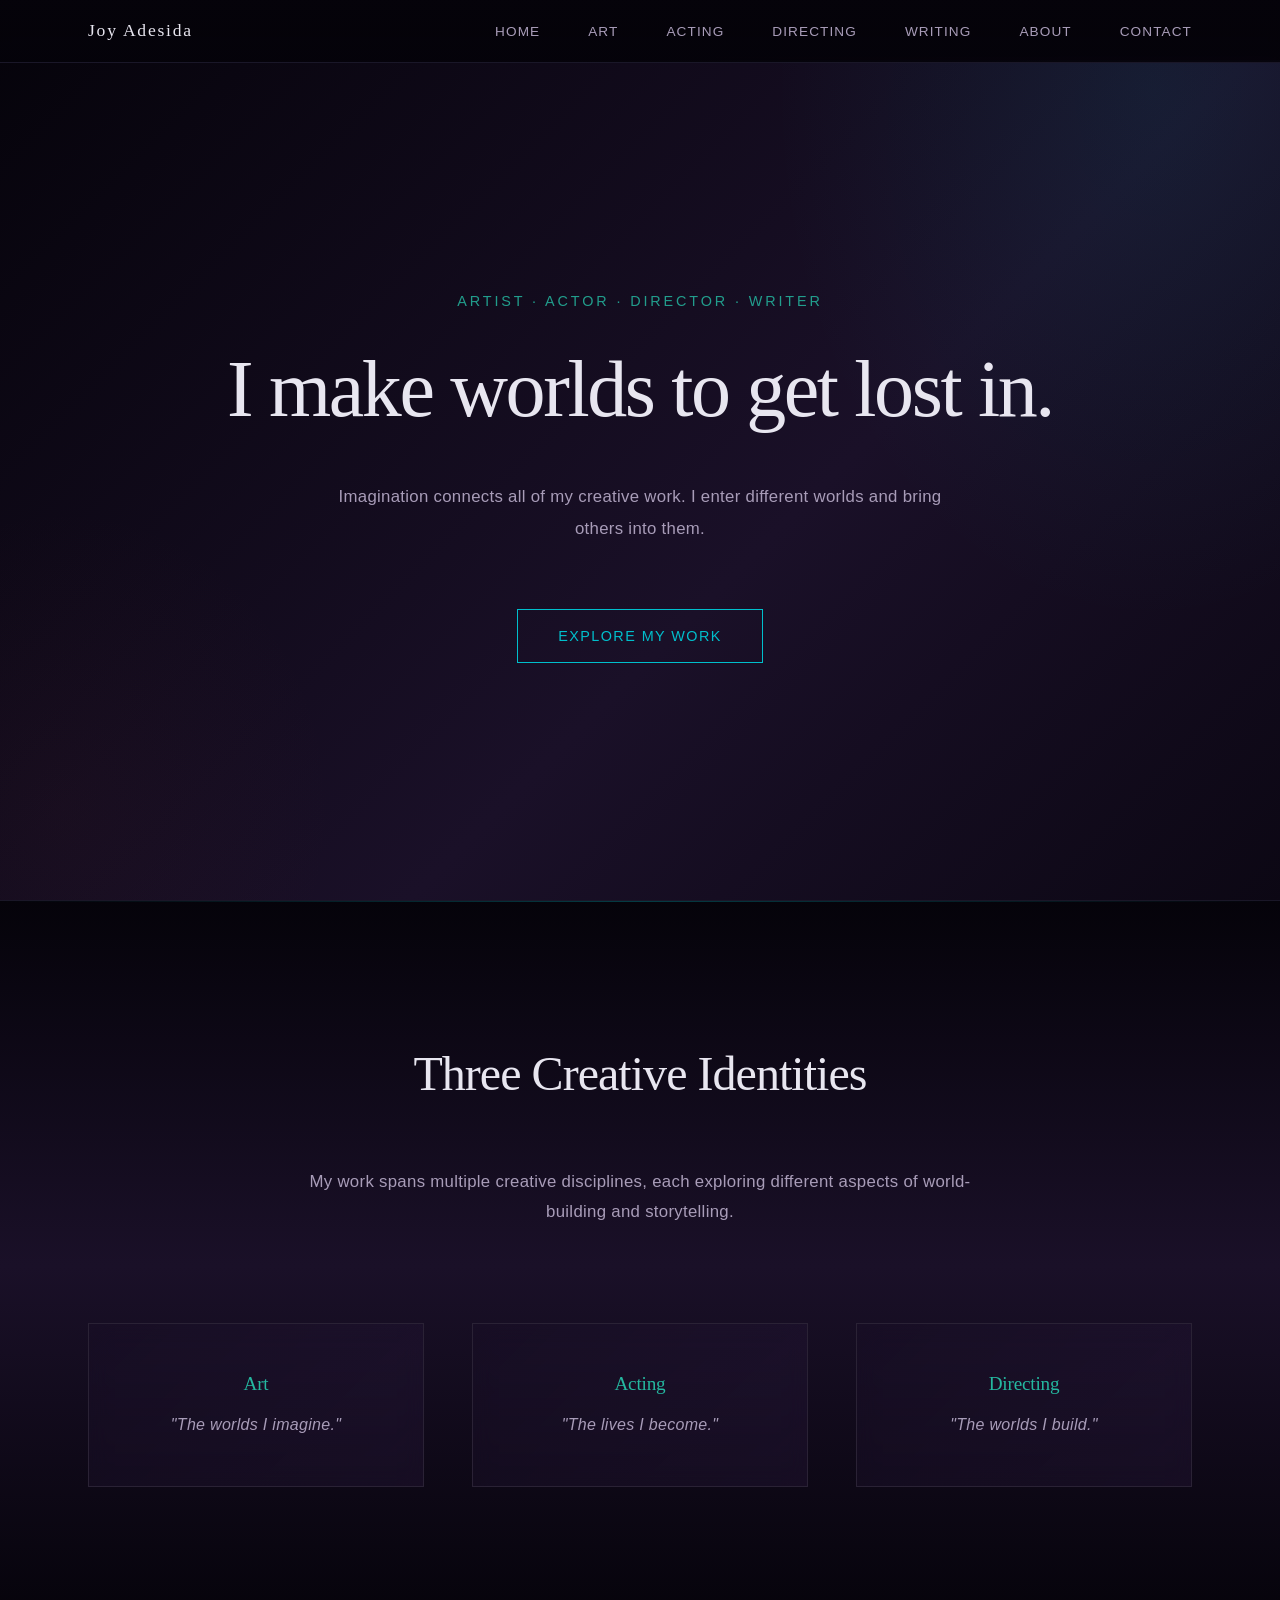
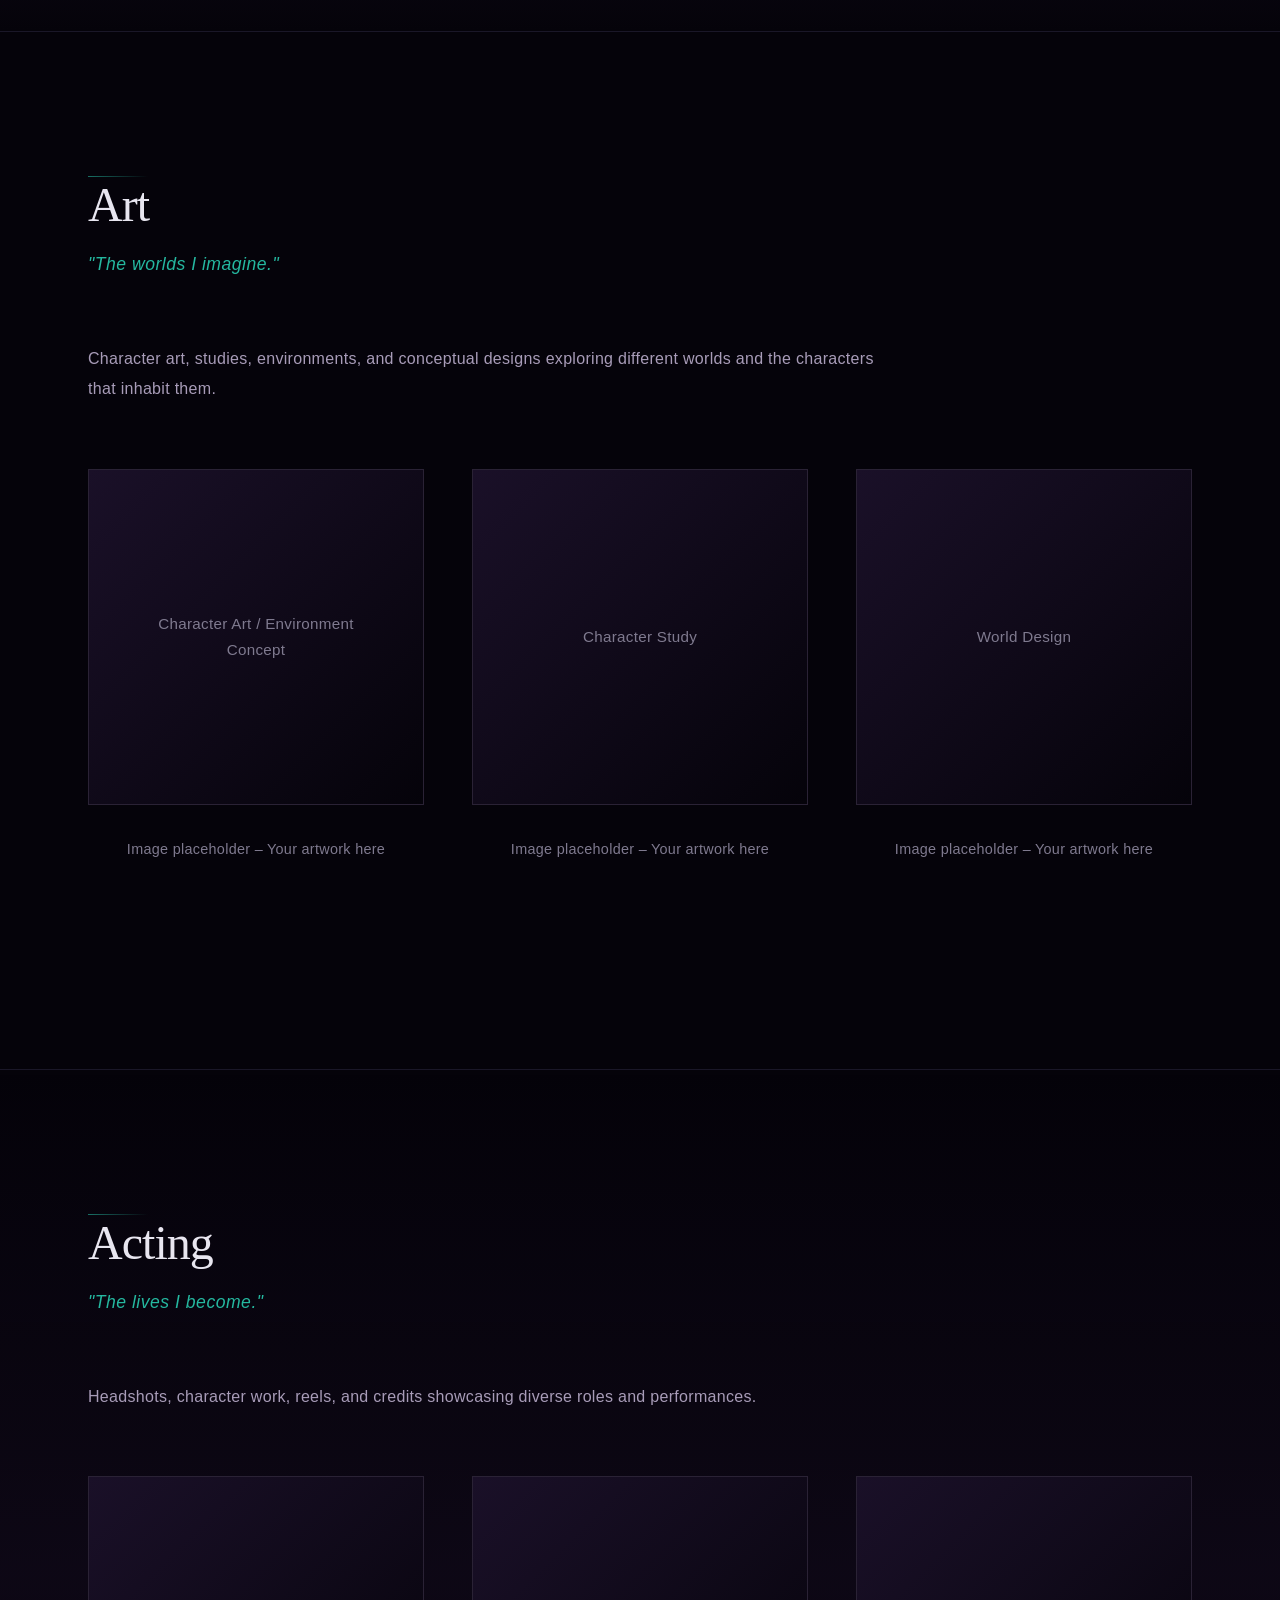
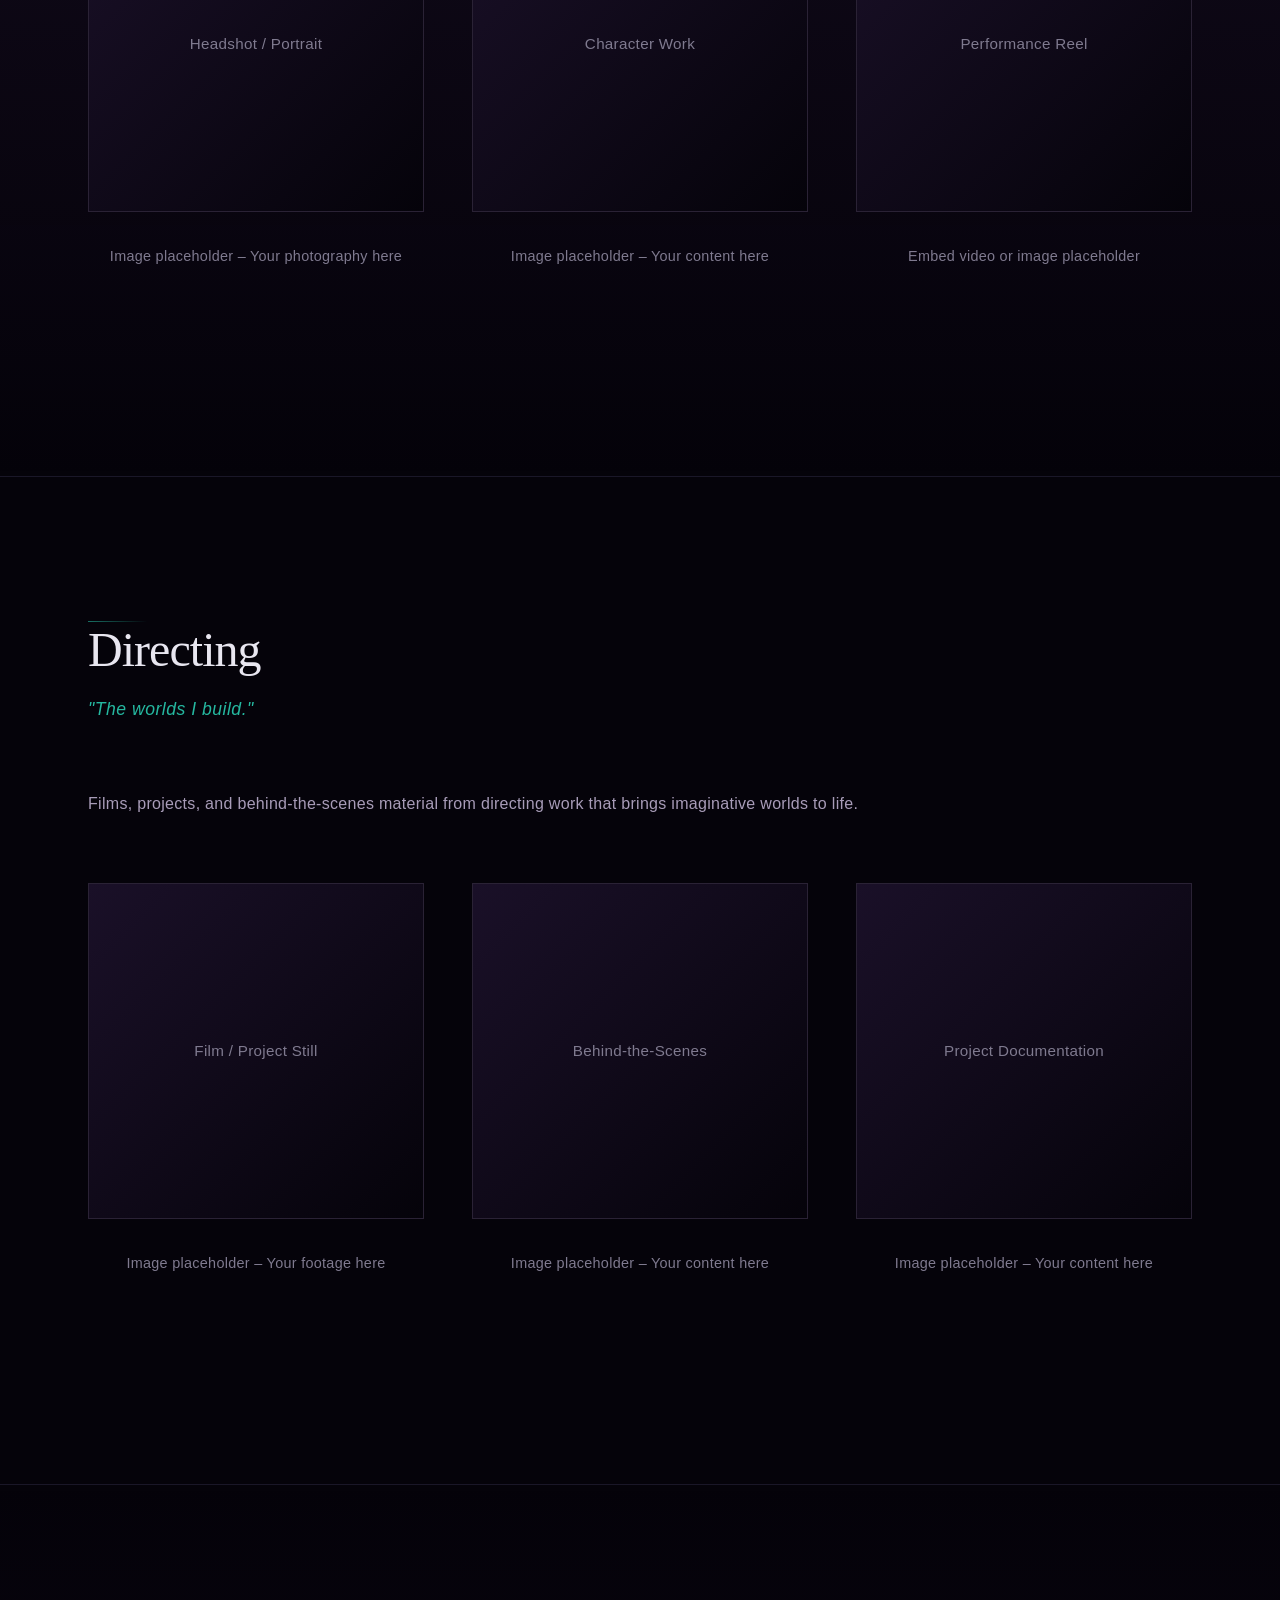
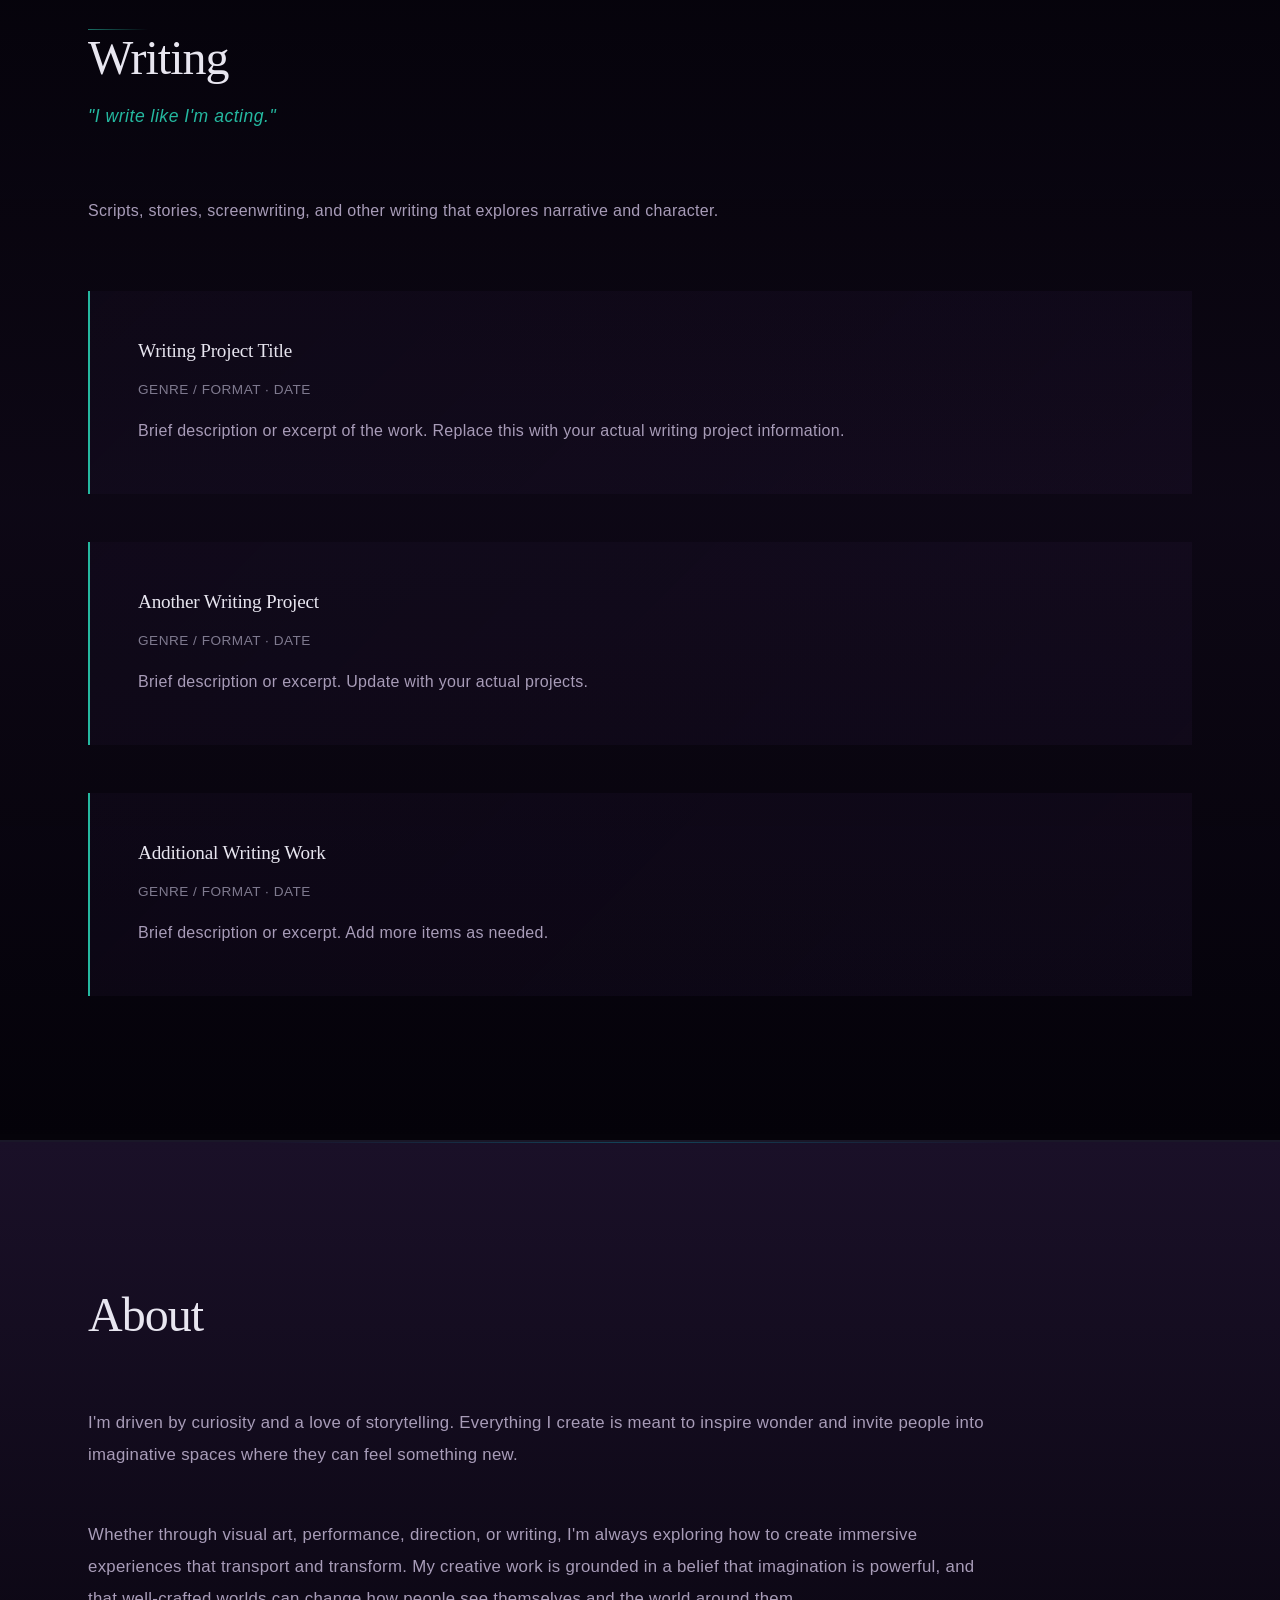
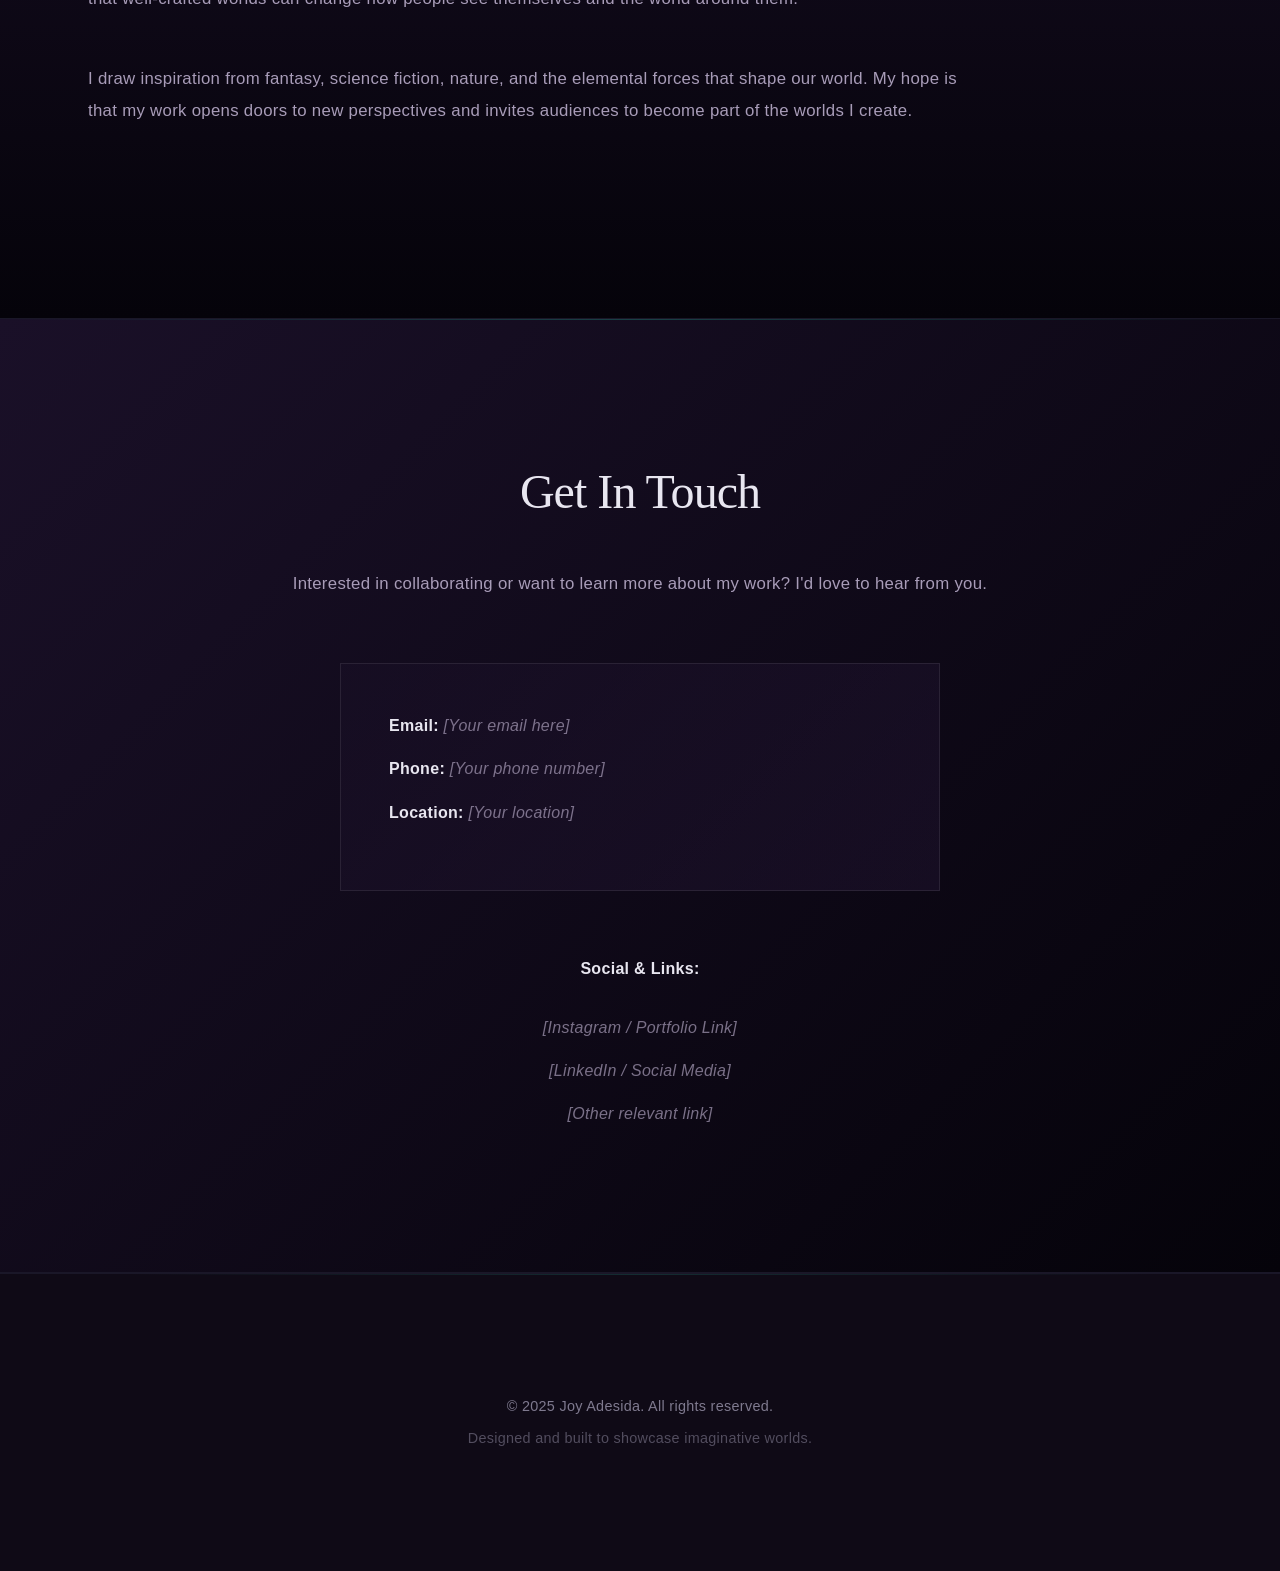
<file: index.html>
<!DOCTYPE html>
<html lang="en">
<head>
    <meta charset="UTF-8">
    <meta name="viewport" content="width=device-width, initial-scale=1.0">
    <meta name="description" content="Personal portfolio of an artist, actor, director, and writer creating immersive worlds.">
    <title>Joy Adesida – Artist, Actor, Director, Writer</title>
    <link rel="stylesheet" href="style.css">
</head>
<body>
    <!-- Navigation -->
    <nav class="navbar" id="navbar">
        <div class="nav-container">
            <a href="#home" class="nav-logo">Joy Adesida</a>
            <button class="nav-toggle" id="navToggle" aria-label="Toggle navigation menu">
                <span></span>
                <span></span>
                <span></span>
            </button>
            <ul class="nav-menu" id="navMenu">
                <li><a href="#home" class="nav-link">Home</a></li>
                <li><a href="#art" class="nav-link">Art</a></li>
                <li><a href="#acting" class="nav-link">Acting</a></li>
                <li><a href="#directing" class="nav-link">Directing</a></li>
                <li><a href="#writing" class="nav-link">Writing</a></li>
                <li><a href="#about" class="nav-link">About</a></li>
                <li><a href="#contact" class="nav-link">Contact</a></li>
            </ul>
        </div>
    </nav>

    <!-- Main Content -->
    <main>
        <!-- Hero Section -->
        <section id="home" class="hero">
            <div class="hero-bg-animated"></div>
            <div class="hero-content">
                <div class="hero-text">
                    <p class="hero-subtitle">Artist · Actor · Director · Writer</p>
                    <h1 class="hero-title">I make worlds to get lost in.</h1>
                    <p class="hero-description">
                        Imagination connects all of my creative work. I enter different worlds 
                        and bring others into them.
                    </p>
                    <a href="#art" class="cta-button">Explore My Work</a>
                </div>
            </div>
        </section>

        <!-- Creative Introduction -->
        <section id="intro" class="intro-section">
            <div class="container">
                <h2>Three Creative Identities</h2>
                <p class="intro-text">
                    My work spans multiple creative disciplines, each exploring different aspects 
                    of world-building and storytelling.
                </p>
                <div class="identities-grid">
                    <div class="identity-card">
                        <h3>Art</h3>
                        <p>"The worlds I imagine."</p>
                    </div>
                    <div class="identity-card">
                        <h3>Acting</h3>
                        <p>"The lives I become."</p>
                    </div>
                    <div class="identity-card">
                        <h3>Directing</h3>
                        <p>"The worlds I build."</p>
                    </div>
                </div>
            </div>
        </section>

        <!-- Art Section -->
        <section id="art" class="portfolio-section">
            <div class="container">
                <div class="section-header">
                    <h2>Art</h2>
                    <p class="section-tagline">"The worlds I imagine."</p>
                </div>
                <p class="section-intro">
                    Character art, studies, environments, and conceptual designs exploring different 
                    worlds and the characters that inhabit them.
                </p>
                <div class="gallery-grid">
                    <div class="gallery-item">
                        <div class="gallery-placeholder">
                            <span>Character Art / Environment Concept</span>
                        </div>
                        <p class="gallery-caption">Image placeholder – Your artwork here</p>
                    </div>
                    <div class="gallery-item">
                        <div class="gallery-placeholder">
                            <span>Character Study</span>
                        </div>
                        <p class="gallery-caption">Image placeholder – Your artwork here</p>
                    </div>
                    <div class="gallery-item">
                        <div class="gallery-placeholder">
                            <span>World Design</span>
                        </div>
                        <p class="gallery-caption">Image placeholder – Your artwork here</p>
                    </div>
                </div>
            </div>
        </section>

        <!-- Acting Section -->
        <section id="acting" class="portfolio-section">
            <div class="container">
                <div class="section-header">
                    <h2>Acting</h2>
                    <p class="section-tagline">"The lives I become."</p>
                </div>
                <p class="section-intro">
                    Headshots, character work, reels, and credits showcasing diverse roles and performances.
                </p>
                <div class="gallery-grid">
                    <div class="gallery-item">
                        <div class="gallery-placeholder">
                            <span>Headshot / Portrait</span>
                        </div>
                        <p class="gallery-caption">Image placeholder – Your photography here</p>
                    </div>
                    <div class="gallery-item">
                        <div class="gallery-placeholder">
                            <span>Character Work</span>
                        </div>
                        <p class="gallery-caption">Image placeholder – Your content here</p>
                    </div>
                    <div class="gallery-item">
                        <div class="gallery-placeholder">
                            <span>Performance Reel</span>
                        </div>
                        <p class="gallery-caption">Embed video or image placeholder</p>
                    </div>
                </div>
            </div>
        </section>

        <!-- Directing Section -->
        <section id="directing" class="portfolio-section">
            <div class="container">
                <div class="section-header">
                    <h2>Directing</h2>
                    <p class="section-tagline">"The worlds I build."</p>
                </div>
                <p class="section-intro">
                    Films, projects, and behind-the-scenes material from directing work that brings 
                    imaginative worlds to life.
                </p>
                <div class="gallery-grid">
                    <div class="gallery-item">
                        <div class="gallery-placeholder">
                            <span>Film / Project Still</span>
                        </div>
                        <p class="gallery-caption">Image placeholder – Your footage here</p>
                    </div>
                    <div class="gallery-item">
                        <div class="gallery-placeholder">
                            <span>Behind-the-Scenes</span>
                        </div>
                        <p class="gallery-caption">Image placeholder – Your content here</p>
                    </div>
                    <div class="gallery-item">
                        <div class="gallery-placeholder">
                            <span>Project Documentation</span>
                        </div>
                        <p class="gallery-caption">Image placeholder – Your content here</p>
                    </div>
                </div>
            </div>
        </section>

        <!-- Writing Section -->
        <section id="writing" class="portfolio-section">
            <div class="container">
                <div class="section-header">
                    <h2>Writing</h2>
                    <p class="section-tagline">"I write like I'm acting."</p>
                </div>
                <p class="section-intro">
                    Scripts, stories, screenwriting, and other writing that explores narrative and character.
                </p>
                <div class="writing-list">
                    <div class="writing-item">
                        <h3>Writing Project Title</h3>
                        <p class="writing-meta">Genre / Format · Date</p>
                        <p class="writing-description">Brief description or excerpt of the work. Replace this with your actual writing project information.</p>
                    </div>
                    <div class="writing-item">
                        <h3>Another Writing Project</h3>
                        <p class="writing-meta">Genre / Format · Date</p>
                        <p class="writing-description">Brief description or excerpt. Update with your actual projects.</p>
                    </div>
                    <div class="writing-item">
                        <h3>Additional Writing Work</h3>
                        <p class="writing-meta">Genre / Format · Date</p>
                        <p class="writing-description">Brief description or excerpt. Add more items as needed.</p>
                    </div>
                </div>
            </div>
        </section>

        <!-- About Section -->
        <section id="about" class="about-section">
            <div class="container">
                <h2>About</h2>
                <div class="about-content">
                    <div class="about-text">
                        <p>
                            I'm driven by curiosity and a love of storytelling. Everything I create 
                            is meant to inspire wonder and invite people into imaginative spaces where 
                            they can feel something new.
                        </p>
                        <p>
                            Whether through visual art, performance, direction, or writing, I'm always 
                            exploring how to create immersive experiences that transport and transform. 
                            My creative work is grounded in a belief that imagination is powerful, and 
                            that well-crafted worlds can change how people see themselves and the world 
                            around them.
                        </p>
                        <p>
                            I draw inspiration from fantasy, science fiction, nature, and the 
                            elemental forces that shape our world. My hope is that my work opens doors 
                            to new perspectives and invites audiences to become part of the worlds I create.
                        </p>
                    </div>
                </div>
            </div>
        </section>

        <!-- Contact Section -->
        <section id="contact" class="contact-section">
            <div class="container">
                <h2>Get In Touch</h2>
                <p class="contact-intro">
                    Interested in collaborating or want to learn more about my work? 
                    I'd love to hear from you.
                </p>
                <div class="contact-info">
                    <p><strong>Email:</strong> <span class="placeholder">[Your email here]</span></p>
                    <p><strong>Phone:</strong> <span class="placeholder">[Your phone number]</span></p>
                    <p><strong>Location:</strong> <span class="placeholder">[Your location]</span></p>
                </div>
                <div class="social-links">
                    <p><strong>Social & Links:</strong></p>
                    <ul>
                        <li><a href="#" class="placeholder-link">[Instagram / Portfolio Link]</a></li>
                        <li><a href="#" class="placeholder-link">[LinkedIn / Social Media]</a></li>
                        <li><a href="#" class="placeholder-link">[Other relevant link]</a></li>
                    </ul>
                </div>
            </div>
        </section>
    </main>

    <!-- Footer -->
    <footer class="footer">
        <div class="container">
            <p>&copy; 2025 Joy Adesida. All rights reserved.</p>
            <p class="footer-note">Designed and built to showcase imaginative worlds.</p>
        </div>
    </footer>

    <script src="script.js"></script>
</body>
</html>
</file>
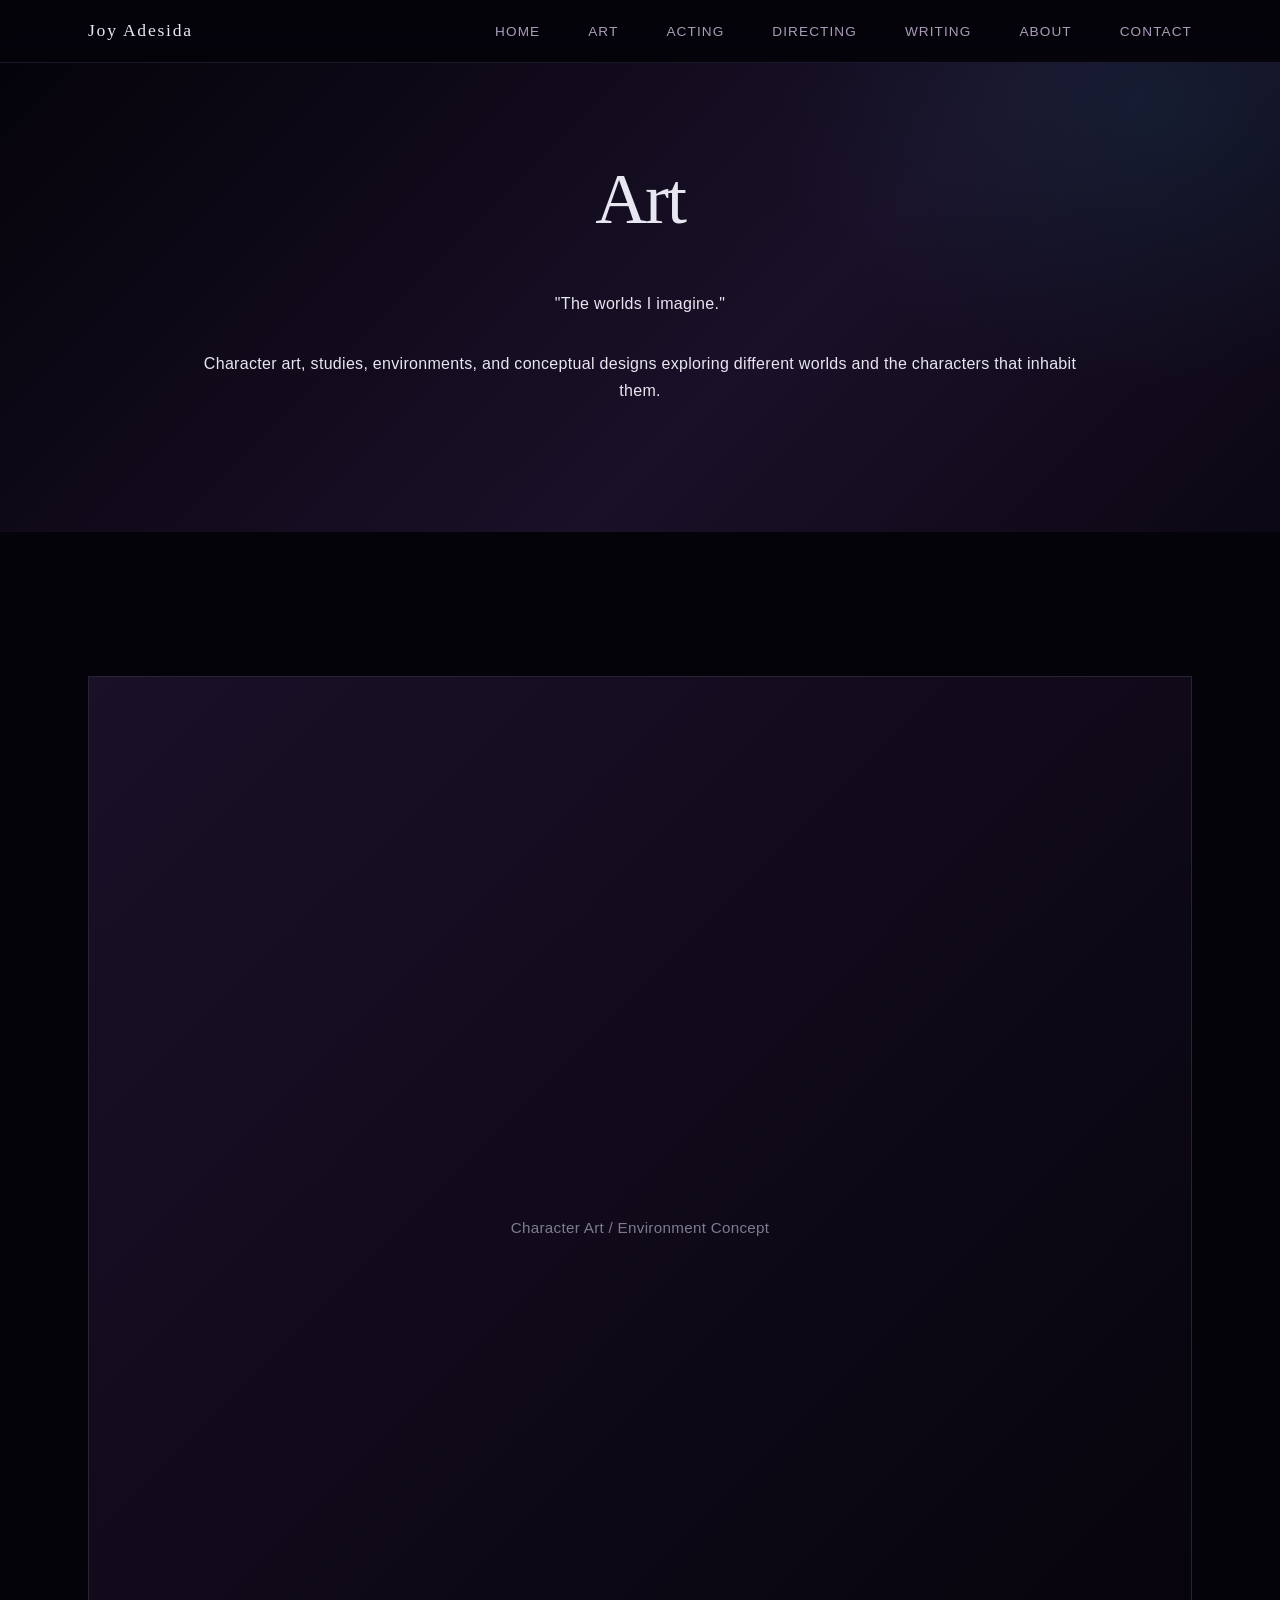
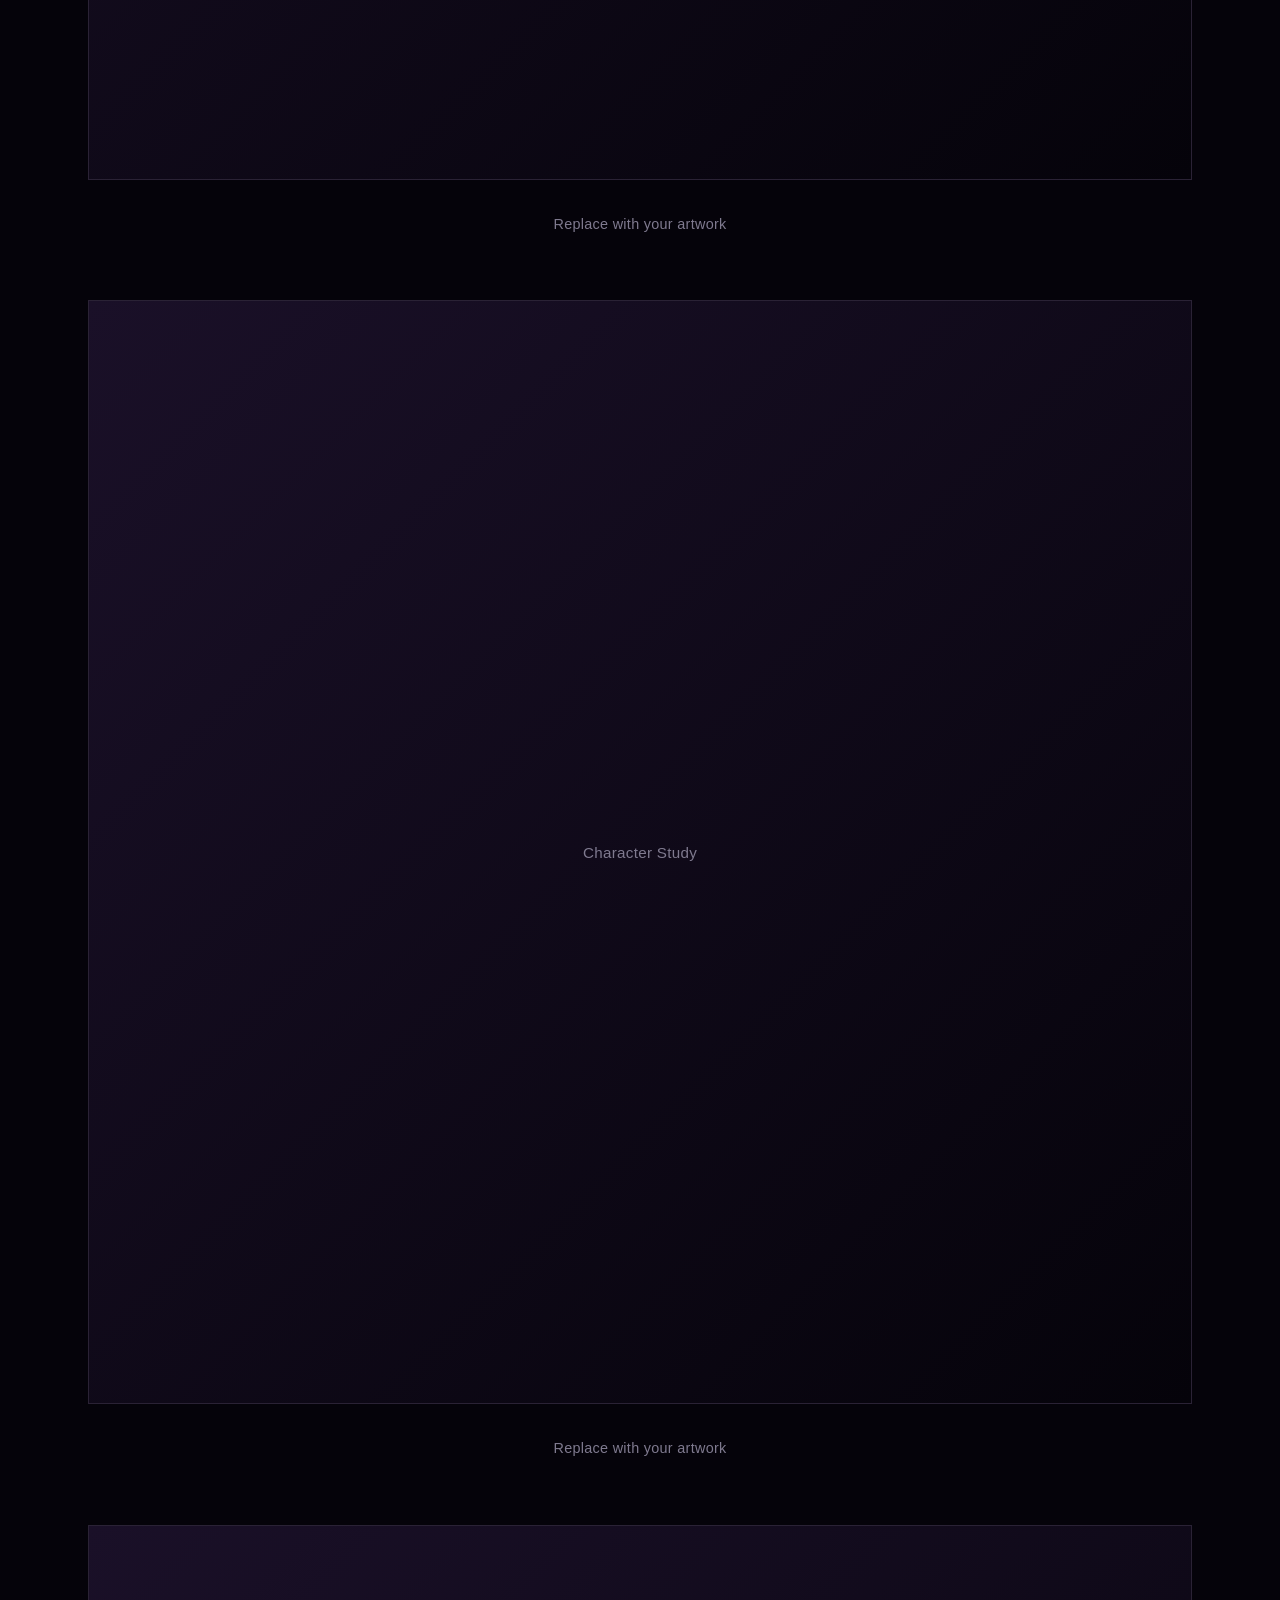
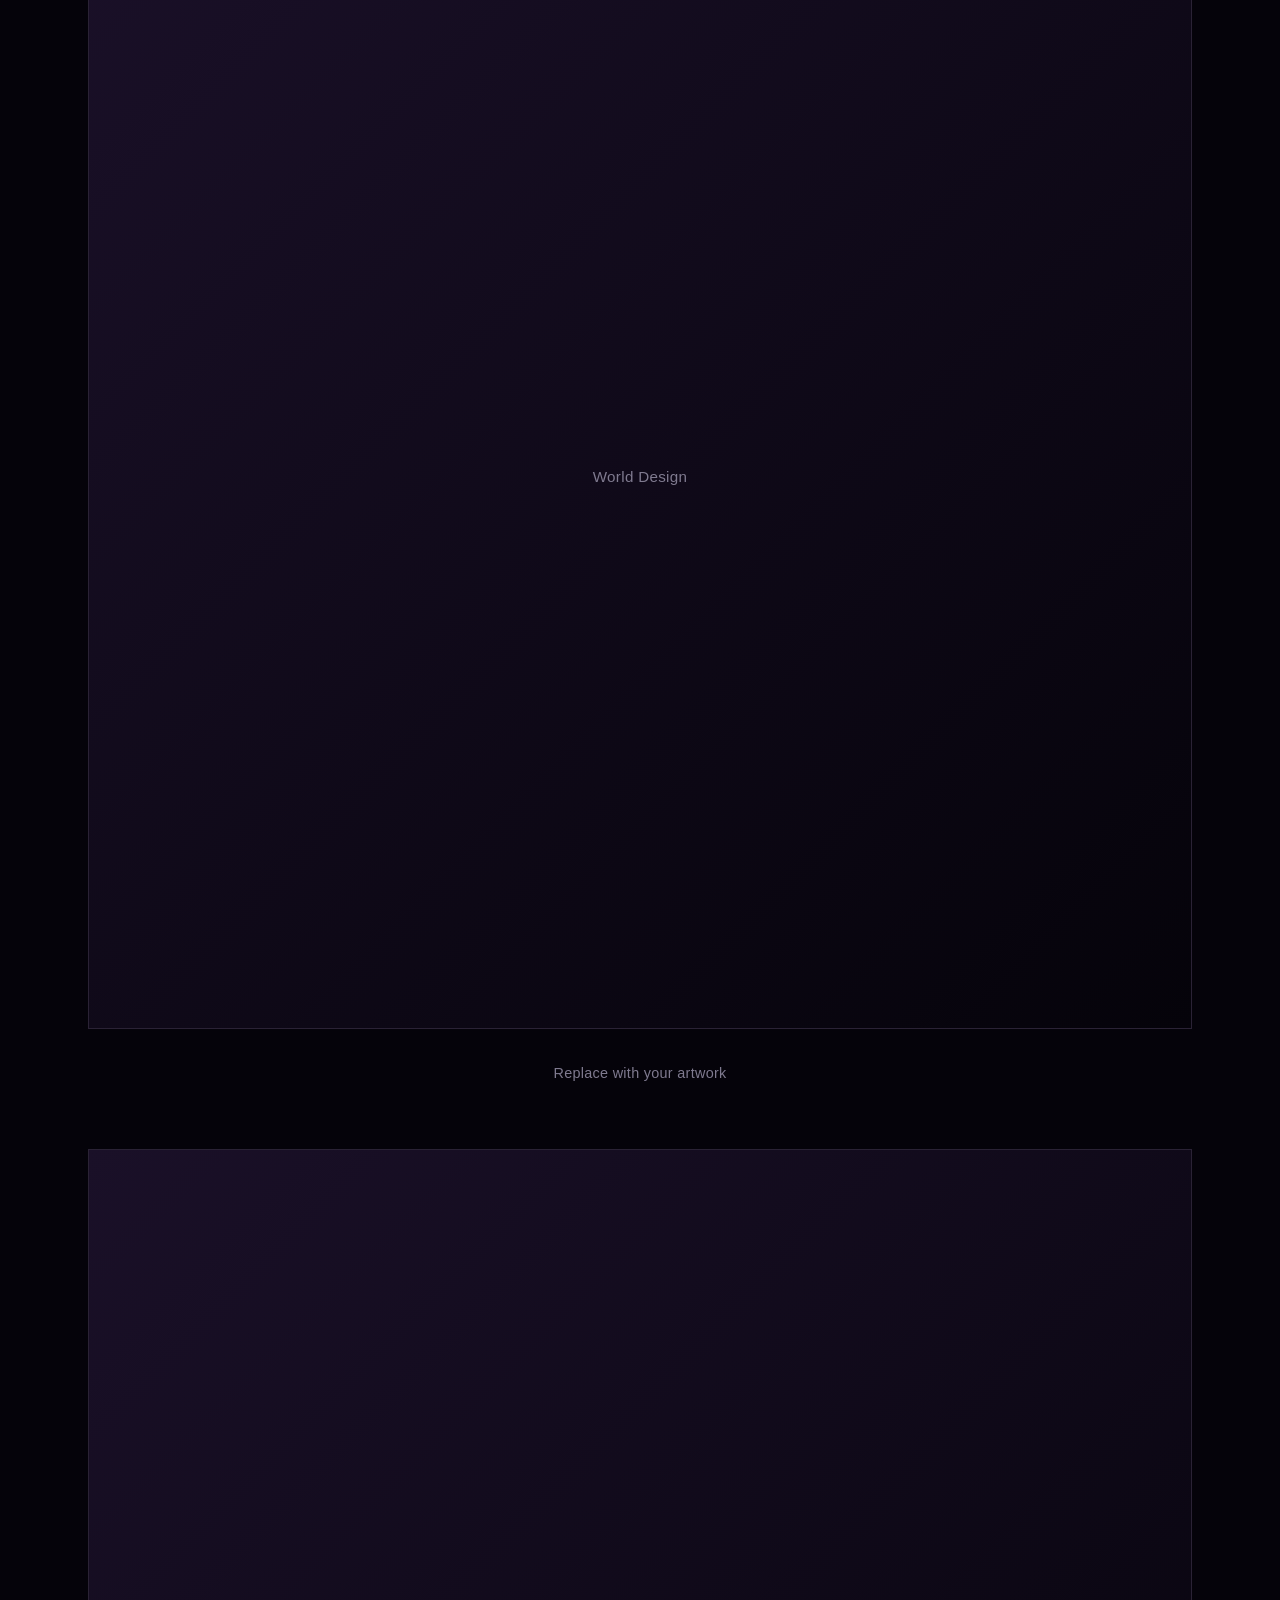
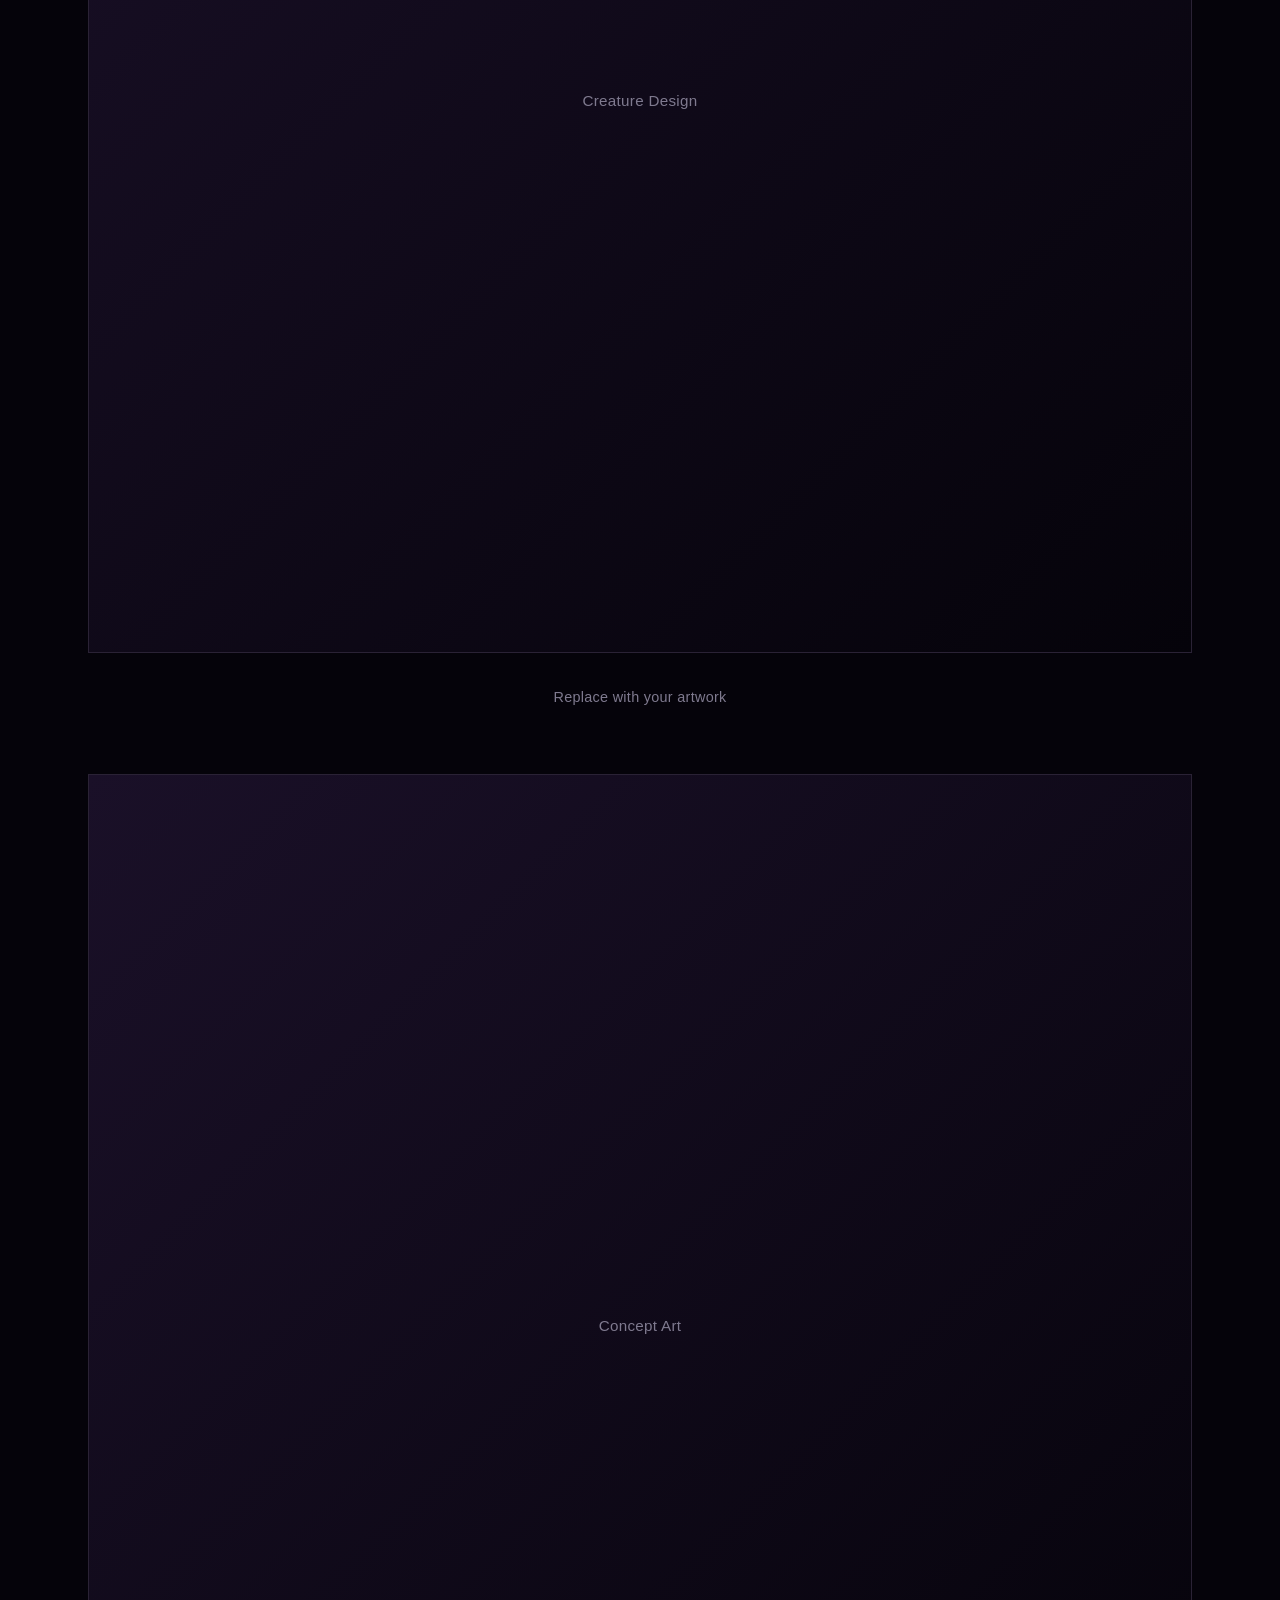
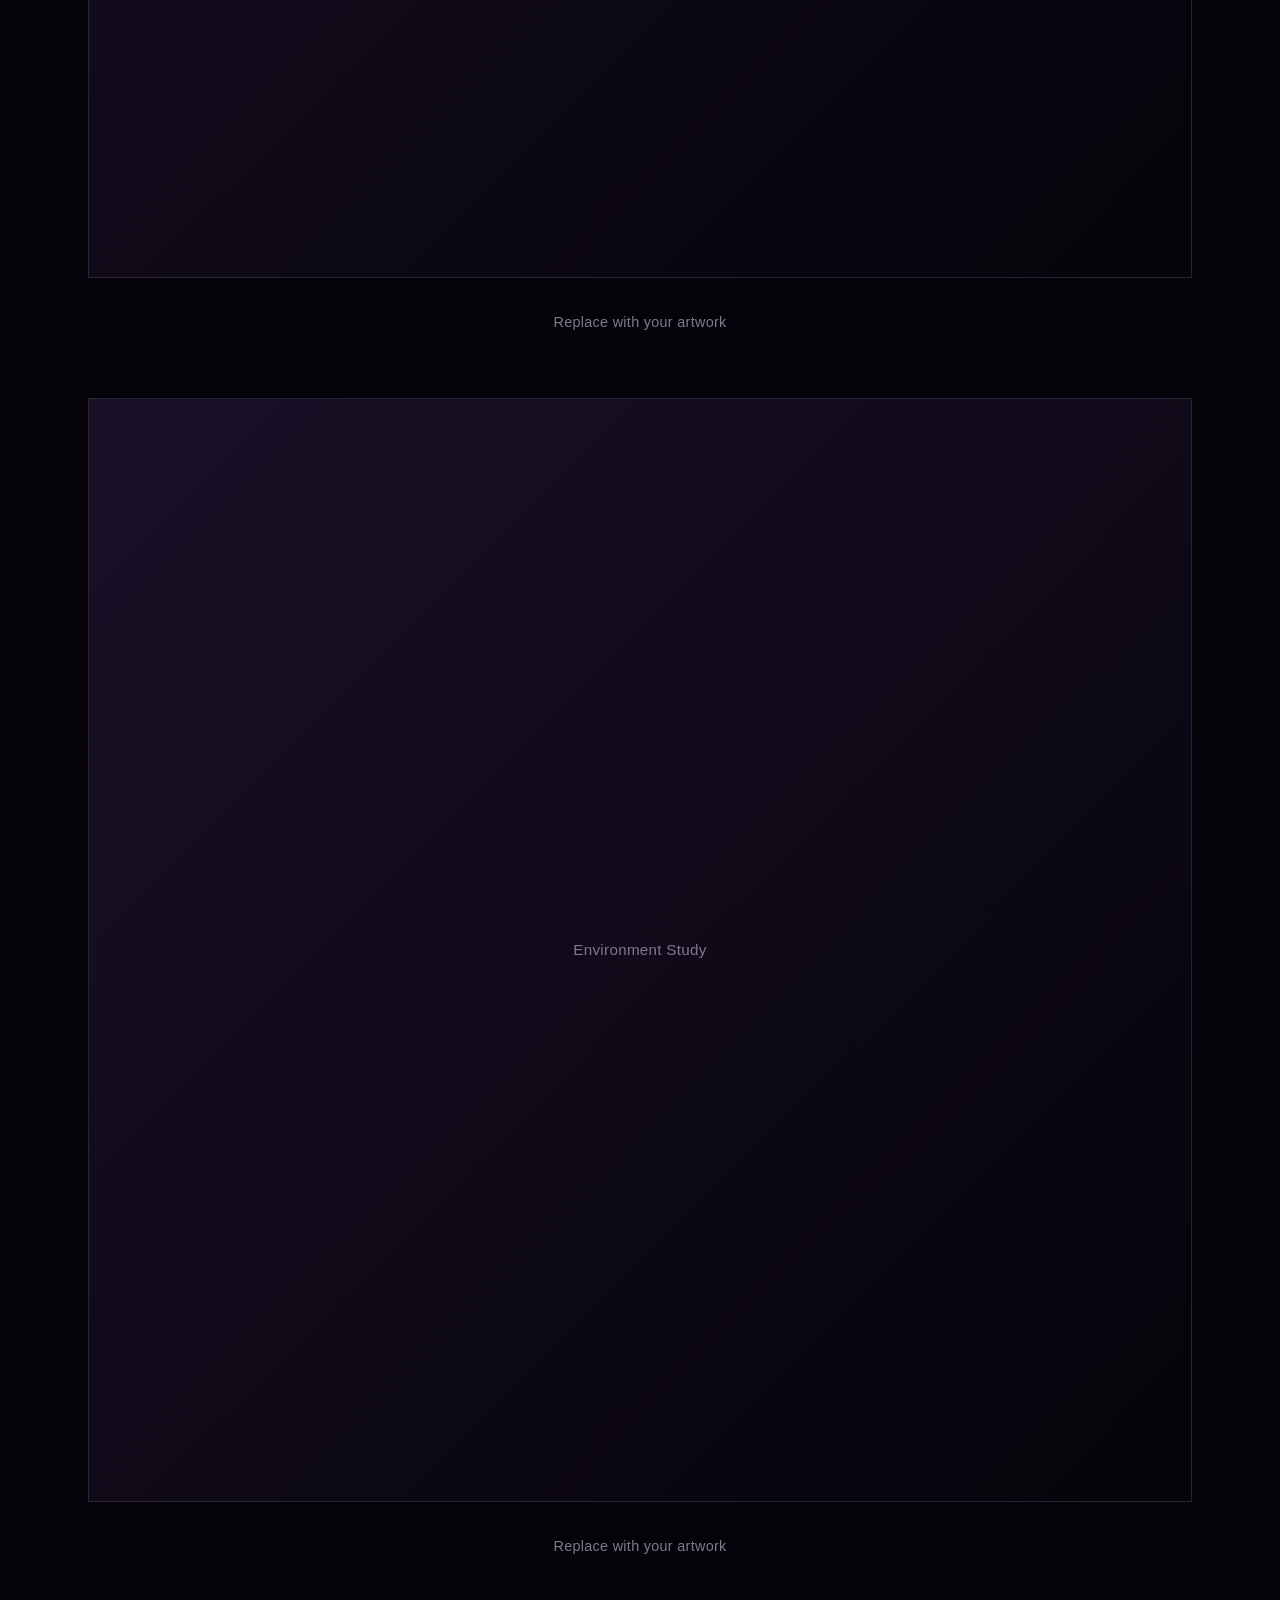
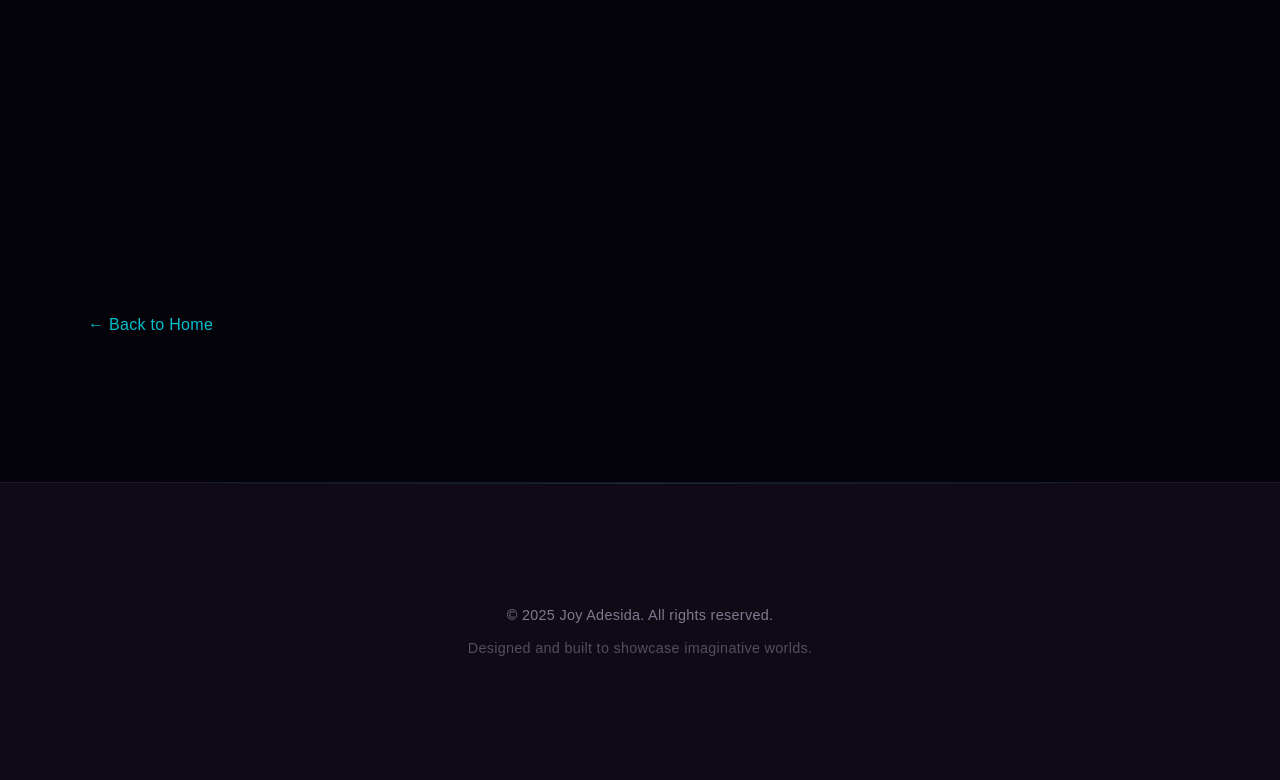
<file: art.html>
<!DOCTYPE html>
<html lang="en">
<head>
    <meta charset="UTF-8">
    <meta name="viewport" content="width=device-width, initial-scale=1.0">
    <meta name="description" content="The visual worlds of Joy Adesida – character art, environments, and conceptual designs.">
    <title>Art – Joy Adesida</title>
    <link rel="stylesheet" href="style.css">
</head>
<body>
    <!-- Navigation -->
    <nav class="navbar" id="navbar">
        <div class="nav-container">
            <a href="index.html" class="nav-logo">Joy Adesida</a>
            <button class="nav-toggle" id="navToggle" aria-label="Toggle navigation menu">
                <span></span>
                <span></span>
                <span></span>
            </button>
            <ul class="nav-menu" id="navMenu">
                <li><a href="index.html" class="nav-link">Home</a></li>
                <li><a href="art.html" class="nav-link">Art</a></li>
                <li><a href="acting.html" class="nav-link">Acting</a></li>
                <li><a href="directing.html" class="nav-link">Directing</a></li>
                <li><a href="writing.html" class="nav-link">Writing</a></li>
                <li><a href="index.html#about" class="nav-link">About</a></li>
                <li><a href="index.html#contact" class="nav-link">Contact</a></li>
            </ul>
        </div>
    </nav>

    <!-- Main Content -->
    <main>
        <!-- Art Hero Section -->
        <section id="art-hero" class="portfolio-hero">
            <div class="hero-bg-animated"></div>
            <div class="hero-content">
                <h1 class="portfolio-hero-title">Art</h1>
                <p class="portfolio-hero-tagline">"The worlds I imagine."</p>
                <p class="portfolio-hero-description">
                    Character art, studies, environments, and conceptual designs exploring different 
                    worlds and the characters that inhabit them.
                </p>
            </div>
        </section>

        <!-- Art Collection -->
        <section class="portfolio-content">
            <div class="container">
                <div class="gallery-grid-large">
                    <!-- Add as many gallery items as you need -->
                    <div class="gallery-item">
                        <div class="gallery-placeholder">
                            <span>Character Art / Environment Concept</span>
                        </div>
                        <p class="gallery-caption">Replace with your artwork</p>
                    </div>
                    <div class="gallery-item">
                        <div class="gallery-placeholder">
                            <span>Character Study</span>
                        </div>
                        <p class="gallery-caption">Replace with your artwork</p>
                    </div>
                    <div class="gallery-item">
                        <div class="gallery-placeholder">
                            <span>World Design</span>
                        </div>
                        <p class="gallery-caption">Replace with your artwork</p>
                    </div>
                    <div class="gallery-item">
                        <div class="gallery-placeholder">
                            <span>Creature Design</span>
                        </div>
                        <p class="gallery-caption">Replace with your artwork</p>
                    </div>
                    <div class="gallery-item">
                        <div class="gallery-placeholder">
                            <span>Concept Art</span>
                        </div>
                        <p class="gallery-caption">Replace with your artwork</p>
                    </div>
                    <div class="gallery-item">
                        <div class="gallery-placeholder">
                            <span>Environment Study</span>
                        </div>
                        <p class="gallery-caption">Replace with your artwork</p>
                    </div>
                    <!-- Add more items here as needed -->
                </div>
            </div>
        </section>

        <!-- Back to Home -->
        <section class="portfolio-footer-section">
            <div class="container">
                <a href="index.html" class="back-button">← Back to Home</a>
            </div>
        </section>
    </main>

    <!-- Footer -->
    <footer class="footer">
        <div class="container">
            <p>&copy; 2025 Joy Adesida. All rights reserved.</p>
            <p class="footer-note">Designed and built to showcase imaginative worlds.</p>
        </div>
    </footer>

    <script src="script.js"></script>
</body>
</html>
</file>
<file: style.css>
/* ========================================
   PORTFOLIO WEBSITE STYLES
   Cinematic & Editorial Design
   Art Director's Vision
   ======================================== */

/* ========================================
   1. ROOT & VARIABLES
   ======================================== */

:root {
    /* Color Palette - Deep & Atmospheric */
    --color-base: #05030a;
    --color-base-lighter: #0f0a16;
    --color-purple-deep: #1a1028;
    --color-purple-mid: #2d1b42;
    --color-purple-dark: #3d2850;
    
    /* Accent Colors - Restrained & Sophisticated */
    --color-turquoise: #15866f;
    --color-cyan: #00bfcc;
    --color-seafoam: #25b8a0;
    --color-magenta: #b844b8;
    --color-crimson: #8b3a3a;
    
    /* Elemental Tones */
    --color-water-glow: rgba(0, 191, 204, 0.15);
    --color-fire-glow: rgba(139, 58, 58, 0.1);
    
    /* Neutrals */
    --color-text: #e8e6f0;
    --color-text-secondary: #a89cb8;
    --color-text-tertiary: #7f7a8f;
    --color-border: #2a2235;
    --color-divider: #1a1728;
    
    /* Typography */
    --font-primary: -apple-system, BlinkMacSystemFont, 'Segoe UI', 'Roboto', 'Oxygen', 'Ubuntu', 'Cantarell', sans-serif;
    --font-serif: 'Georgia', 'Garamond', 'Times New Roman', serif;
    --font-display: 'Georgia', 'Garamond', serif;
    
    /* Spacing */
    --spacing-xs: 0.5rem;
    --spacing-sm: 1rem;
    --spacing-md: 2rem;
    --spacing-lg: 3rem;
    --spacing-xl: 4rem;
    --spacing-2xl: 6rem;
    
    /* Transitions - Elegant & Restrained */
    --transition-fast: 200ms cubic-bezier(0.4, 0, 0.2, 1);
    --transition-standard: 400ms cubic-bezier(0.4, 0, 0.2, 1);
    --transition-slow: 600ms cubic-bezier(0.4, 0, 0.2, 1);
}

/* ========================================
   2. RESET & BASE STYLES
   ======================================== */

* {
    margin: 0;
    padding: 0;
    box-sizing: border-box;
}

html {
    scroll-behavior: smooth;
}

body {
    font-family: var(--font-primary);
    background-color: var(--color-base);
    color: var(--color-text);
    line-height: 1.7;
    font-size: 16px;
    letter-spacing: 0.3px;
}

/* Respect prefers-reduced-motion */
@media (prefers-reduced-motion: reduce) {
    html {
        scroll-behavior: auto;
    }
    * {
        animation-duration: 0.01ms !important;
        animation-iteration-count: 1 !important;
        transition-duration: 0.01ms !important;
    }
}

/* ========================================
   3. TYPOGRAPHY
   ======================================== */

h1, h2, h3, h4, h5, h6 {
    font-family: var(--font-display);
    font-weight: 400;
    line-height: 1.2;
    letter-spacing: -0.02em;
    color: var(--color-text);
}

h1 {
    font-size: clamp(2.5rem, 8vw, 4.5rem);
    margin-bottom: var(--spacing-lg);
    font-weight: 400;
    letter-spacing: -0.03em;
}

h2 {
    font-size: clamp(1.8rem, 5.5vw, 3rem);
    margin-bottom: var(--spacing-lg);
    font-weight: 400;
    letter-spacing: -0.02em;
}

h3 {
    font-size: 1.3rem;
    margin-bottom: var(--spacing-md);
    font-weight: 400;
    letter-spacing: -0.01em;
}

p {
    font-size: 1rem;
    margin-bottom: var(--spacing-md);
    color: var(--color-text);
    letter-spacing: 0.3px;
}

a {
    color: var(--color-cyan);
    text-decoration: none;
    transition: all var(--transition-fast);
    position: relative;
}

a:hover {
    color: var(--color-seafoam);
}

/* ========================================
   4. CONTAINERS & LAYOUT
   ======================================== */

.container {
    max-width: 1200px;
    margin: 0 auto;
    padding: var(--spacing-lg);
}

main {
    overflow-x: hidden;
}

section {
    position: relative;
    padding: var(--spacing-2xl) 0;
}

/* ========================================
   5. NAVIGATION
   ======================================== */

.navbar {
    position: fixed;
    top: 0;
    left: 0;
    right: 0;
    z-index: 1000;
    background: linear-gradient(to bottom, rgba(5, 3, 10, 0.98), rgba(5, 3, 10, 0.85));
    backdrop-filter: blur(8px);
    border-bottom: 1px solid var(--color-divider);
    padding: var(--spacing-sm) 0;
    transition: border-color var(--transition-standard);
}

.navbar.scrolled {
    border-bottom-color: var(--color-border);
    box-shadow: 0 4px 20px rgba(0, 0, 0, 0.4);
}

.nav-container {
    max-width: 1200px;
    margin: 0 auto;
    padding: 0 var(--spacing-lg);
    display: flex;
    justify-content: space-between;
    align-items: center;
}

.nav-logo {
    font-size: 1.1rem;
    font-weight: 400;
    color: var(--color-text);
    letter-spacing: 0.1em;
    transition: color var(--transition-fast);
    font-family: var(--font-serif);
}

.nav-logo:hover {
    color: var(--color-cyan);
}

.nav-menu {
    display: flex;
    list-style: none;
    gap: var(--spacing-lg);
}

.nav-link {
    color: var(--color-text-secondary);
    font-size: 0.85rem;
    font-weight: 400;
    letter-spacing: 0.08em;
    position: relative;
    transition: color var(--transition-fast);
    text-transform: uppercase;
}

.nav-link::after {
    content: '';
    position: absolute;
    bottom: -4px;
    left: 0;
    width: 0;
    height: 1px;
    background: var(--color-cyan);
    transition: width var(--transition-fast);
}

.nav-link:hover {
    color: var(--color-text);
}

.nav-link:hover::after {
    width: 100%;
}

/* Mobile Navigation Toggle */
.nav-toggle {
    display: none;
    flex-direction: column;
    background: none;
    border: none;
    cursor: pointer;
    gap: 5px;
    padding: 0.5rem;
}

.nav-toggle span {
    width: 22px;
    height: 1.5px;
    background-color: var(--color-text);
    transition: all var(--transition-fast);
}

/* Mobile Styles */
@media (max-width: 768px) {
    .nav-toggle {
        display: flex;
    }
    
    .nav-menu {
        position: absolute;
        top: 60px;
        left: 0;
        right: 0;
        flex-direction: column;
        background-color: var(--color-base);
        gap: 0;
        max-height: 0;
        overflow: hidden;
        transition: max-height var(--transition-standard);
        border-bottom: 1px solid var(--color-border);
    }
    
    .nav-menu.active {
        max-height: 400px;
    }
    
    .nav-menu li {
        border-bottom: 1px solid var(--color-divider);
    }
    
    .nav-link {
        display: block;
        padding: var(--spacing-md) var(--spacing-lg);
    }
    
    .nav-toggle.active span:nth-child(1) {
        transform: rotate(45deg) translate(8px, 8px);
    }
    
    .nav-toggle.active span:nth-child(2) {
        opacity: 0;
    }
    
    .nav-toggle.active span:nth-child(3) {
        transform: rotate(-45deg) translate(7px, -7px);
    }
}

body {
    padding-top: 60px;
}

/* ========================================
   6. HERO SECTION
   ======================================== */

.hero {
    position: relative;
    min-height: 100vh;
    display: flex;
    align-items: center;
    justify-content: center;
    overflow: hidden;
    padding: var(--spacing-2xl) var(--spacing-lg);
    margin-top: -60px;
    padding-top: calc(var(--spacing-2xl) + 60px);
}

/* Layered atmospheric background */
.hero-bg-animated {
    position: absolute;
    top: 0;
    left: 0;
    width: 100%;
    height: 100%;
    z-index: -2;
}

.hero-bg-animated::before {
    content: '';
    position: absolute;
    width: 100%;
    height: 100%;
    background: linear-gradient(135deg, 
        var(--color-base) 0%,
        var(--color-purple-deep) 20%,
        var(--color-base) 40%,
        var(--color-purple-mid) 60%,
        var(--color-base) 80%,
        var(--color-purple-deep) 100%
    );
    background-size: 300% 300%;
    animation: cinematic-gradient 20s ease-in-out infinite;
}

@keyframes cinematic-gradient {
    0% { background-position: 0% 50%; }
    50% { background-position: 100% 50%; }
    100% { background-position: 0% 50%; }
}

/* Atmospheric water-like element (top right) */
.hero-bg-animated::after {
    content: '';
    position: absolute;
    top: -50%;
    right: -20%;
    width: 60%;
    height: 120%;
    background: radial-gradient(ellipse at center, 
        rgba(0, 191, 204, 0.08) 0%, 
        transparent 70%
    );
    animation: float-gentle 12s ease-in-out infinite;
}

@keyframes float-gentle {
    0%, 100% { transform: translateY(0px) translateX(0px); }
    50% { transform: translateY(-30px) translateX(-20px); }
}

/* Fire-inspired glow (bottom left) */
.hero::before {
    content: '';
    position: absolute;
    bottom: -30%;
    left: -20%;
    width: 50%;
    height: 80%;
    background: radial-gradient(ellipse at center,
        rgba(139, 58, 58, 0.05) 0%,
        transparent 60%
    );
    z-index: -1;
    animation: drift-slow 16s ease-in-out infinite;
}

@keyframes drift-slow {
    0%, 100% { transform: translateX(0px) translateY(0px); }
    50% { transform: translateX(40px) translateY(20px); }
}

.hero-content {
    position: relative;
    z-index: 1;
    text-align: center;
    max-width: 900px;
    margin: 0 auto;
}

.hero-subtitle {
    font-size: 0.9rem;
    letter-spacing: 0.2em;
    text-transform: uppercase;
    color: var(--color-seafoam);
    margin-bottom: var(--spacing-md);
    opacity: 0.85;
    font-weight: 300;
}

.hero-title {
    font-size: clamp(2.8rem, 9vw, 5rem);
    font-family: var(--font-display);
    line-height: 1.1;
    margin-bottom: var(--spacing-lg);
    font-weight: 300;
    letter-spacing: -0.03em;
    color: var(--color-text);
}

.hero-description {
    font-size: 1.05rem;
    color: var(--color-text-secondary);
    margin-bottom: var(--spacing-xl);
    line-height: 1.9;
    font-weight: 300;
    max-width: 650px;
    margin-left: auto;
    margin-right: auto;
}

.cta-button {
    display: inline-block;
    padding: 14px 40px;
    background: transparent;
    color: var(--color-cyan);
    font-weight: 400;
    letter-spacing: 0.1em;
    border: 1px solid var(--color-cyan);
    border-radius: 0;
    transition: all var(--transition-standard);
    cursor: pointer;
    font-size: 0.9rem;
    text-transform: uppercase;
    position: relative;
    overflow: hidden;
}

.cta-button::before {
    content: '';
    position: absolute;
    top: 0;
    left: -100%;
    width: 100%;
    height: 100%;
    background: var(--color-cyan);
    z-index: -1;
    transition: left var(--transition-standard);
}

.cta-button:hover {
    color: var(--color-base);
    border-color: var(--color-cyan);
    box-shadow: 0 0 20px rgba(0, 191, 204, 0.3);
}

.cta-button:hover::before {
    left: 0;
}

/* ========================================
   7. INTRO SECTION
   ======================================== */

.intro-section {
    background: linear-gradient(180deg, 
        var(--color-base) 0%, 
        var(--color-purple-deep) 50%,
        var(--color-base) 100%
    );
    border-top: 1px solid var(--color-divider);
    border-bottom: 1px solid var(--color-divider);
    position: relative;
    overflow: hidden;
}

.intro-section::before {
    content: '';
    position: absolute;
    top: 0;
    left: 0;
    right: 0;
    height: 1px;
    background: linear-gradient(90deg, transparent, var(--color-cyan), transparent);
    opacity: 0.3;
}

.intro-section h2 {
    text-align: center;
    margin-bottom: var(--spacing-xl);
    font-weight: 300;
}

.intro-text {
    text-align: center;
    font-size: 1.05rem;
    color: var(--color-text-secondary);
    max-width: 700px;
    margin: 0 auto var(--spacing-2xl);
    font-weight: 300;
    line-height: 1.8;
}

.identities-grid {
    display: grid;
    grid-template-columns: repeat(auto-fit, minmax(280px, 1fr));
    gap: var(--spacing-lg);
}

.identity-card {
    background: linear-gradient(135deg, 
        rgba(26, 16, 40, 0.4) 0%, 
        rgba(45, 27, 66, 0.3) 100%
    );
    border: 1px solid var(--color-border);
    padding: var(--spacing-lg);
    border-radius: 0;
    backdrop-filter: blur(10px);
    transition: all var(--transition-standard);
    text-align: center;
    position: relative;
    overflow: hidden;
}

.identity-card::before {
    content: '';
    position: absolute;
    top: 0;
    left: 0;
    right: 0;
    height: 1px;
    background: linear-gradient(90deg, transparent, var(--color-cyan), transparent);
    opacity: 0;
    transition: opacity var(--transition-standard);
}

.identity-card:hover {
    border-color: var(--color-cyan);
    background: linear-gradient(135deg, 
        rgba(0, 191, 204, 0.05) 0%, 
        rgba(45, 27, 66, 0.2) 100%
    );
    transform: translateY(-3px);
    box-shadow: 0 8px 24px rgba(0, 191, 204, 0.1);
}

.identity-card:hover::before {
    opacity: 1;
}

.identity-card h3 {
    color: var(--color-seafoam);
    margin-bottom: var(--spacing-sm);
    font-weight: 400;
    font-size: 1.2rem;
}

.identity-card p {
    color: var(--color-text-secondary);
    font-style: italic;
    font-weight: 300;
    margin: 0;
}

/* ========================================
   8. PORTFOLIO SECTIONS
   ======================================== */

.portfolio-section {
    border-bottom: 1px solid var(--color-divider);
    position: relative;
}

.portfolio-section:nth-child(even) {
    background: linear-gradient(180deg, 
        transparent 0%,
        rgba(45, 27, 66, 0.2) 50%,
        transparent 100%
    );
}

.section-header {
    margin-bottom: var(--spacing-xl);
    position: relative;
}

.section-header::before {
    content: '';
    position: absolute;
    left: 0;
    top: -var(--spacing-lg);
    width: 60px;
    height: 1px;
    background: linear-gradient(90deg, var(--color-seafoam), transparent);
    opacity: 0.6;
}

.section-header h2 {
    margin-bottom: var(--spacing-sm);
    font-weight: 300;
}

.section-tagline {
    font-size: 1.1rem;
    color: var(--color-seafoam);
    font-style: italic;
    margin: 0;
    font-weight: 300;
    letter-spacing: 0.5px;
}

.section-intro {
    font-size: 1rem;
    color: var(--color-text-secondary);
    max-width: 800px;
    margin-bottom: var(--spacing-xl);
    line-height: 1.9;
    font-weight: 300;
}

/* Gallery Grid */
.gallery-grid {
    display: grid;
    grid-template-columns: repeat(auto-fit, minmax(320px, 1fr));
    gap: var(--spacing-lg);
}

.gallery-item {
    position: relative;
    overflow: hidden;
    border-radius: 0;
    group/item;
}

.gallery-item img {
    width: 100%;
    height: auto;
    display: block;
    transition: transform var(--transition-standard);
}

.gallery-item:hover img {
    transform: scale(1.02);
}

.gallery-placeholder {
    aspect-ratio: 1 / 1;
    background: linear-gradient(135deg, 
        var(--color-purple-deep) 0%, 
        var(--color-base) 100%
    );
    border: 1px solid var(--color-border);
    display: flex;
    align-items: center;
    justify-content: center;
    color: var(--color-text-tertiary);
    font-size: 0.95rem;
    text-align: center;
    padding: var(--spacing-lg);
    transition: all var(--transition-standard);
    position: relative;
    overflow: hidden;
}

.gallery-placeholder::before {
    content: '';
    position: absolute;
    inset: 0;
    background: radial-gradient(circle at center, 
        rgba(0, 191, 204, 0.03) 0%, 
        transparent 100%
    );
    opacity: 0;
    transition: opacity var(--transition-standard);
}

.gallery-item:hover .gallery-placeholder {
    border-color: var(--color-cyan);
    background: linear-gradient(135deg, 
        var(--color-purple-deep) 0%, 
        rgba(0, 191, 204, 0.05) 100%
    );
    box-shadow: inset 0 0 30px rgba(0, 191, 204, 0.08);
    color: var(--color-text-secondary);
}

.gallery-item:hover .gallery-placeholder::before {
    opacity: 1;
}

.gallery-caption {
    padding: var(--spacing-md) 0;
    font-size: 0.9rem;
    color: var(--color-text-tertiary);
    text-align: center;
    font-weight: 300;
}

/* ========================================
   9. WRITING SECTION
   ======================================== */

.writing-list {
    display: flex;
    flex-direction: column;
    gap: var(--spacing-lg);
}

.writing-item {
    background: linear-gradient(135deg, 
        rgba(26, 16, 40, 0.3) 0%, 
        rgba(45, 27, 66, 0.2) 100%
    );
    border-left: 2px solid var(--color-seafoam);
    padding: var(--spacing-lg);
    border-radius: 0;
    transition: all var(--transition-standard);
    position: relative;
    overflow: hidden;
}

.writing-item::before {
    content: '';
    position: absolute;
    top: 0;
    left: 0;
    right: 0;
    height: 1px;
    background: linear-gradient(90deg, var(--color-seafoam), transparent);
    opacity: 0;
    transition: opacity var(--transition-standard);
}

.writing-item:hover {
    border-left-color: var(--color-cyan);
    background: linear-gradient(135deg, 
        rgba(0, 191, 204, 0.08) 0%, 
        rgba(45, 27, 66, 0.15) 100%
    );
    transform: translateX(4px);
    box-shadow: 0 4px 16px rgba(0, 191, 204, 0.08);
}

.writing-item:hover::before {
    opacity: 1;
}

.writing-item h3 {
    color: var(--color-text);
    margin-bottom: var(--spacing-sm);
    font-weight: 400;
    font-size: 1.2rem;
}

.writing-meta {
    font-size: 0.85rem;
    color: var(--color-text-tertiary);
    margin-bottom: var(--spacing-sm);
    font-weight: 300;
    letter-spacing: 0.5px;
    text-transform: uppercase;
}

.writing-description {
    color: var(--color-text-secondary);
    line-height: 1.8;
    font-weight: 300;
    margin: 0;
}

/* ========================================
   10. ABOUT SECTION
   ======================================== */

.about-section {
    background: linear-gradient(180deg, 
        var(--color-purple-deep) 0%,
        var(--color-base) 100%
    );
    border-top: 1px solid var(--color-divider);
    position: relative;
}

.about-section::before {
    content: '';
    position: absolute;
    top: 0;
    left: 50%;
    transform: translateX(-50%);
    width: 60%;
    height: 1px;
    background: linear-gradient(90deg, transparent, var(--color-cyan), transparent);
    opacity: 0.3;
}

.about-section h2 {
    margin-bottom: var(--spacing-xl);
    font-weight: 300;
}

.about-content {
    display: grid;
    grid-template-columns: 1fr;
    gap: var(--spacing-lg);
}

.about-text {
    max-width: 900px;
}

.about-text p {
    font-size: 1.05rem;
    line-height: 1.9;
    color: var(--color-text-secondary);
    margin-bottom: var(--spacing-lg);
    font-weight: 300;
}

/* ========================================
   11. CONTACT SECTION
   ======================================== */

.contact-section {
    background: linear-gradient(135deg, 
        var(--color-purple-deep) 0%, 
        var(--color-base) 100%
    );
    border-top: 1px solid var(--color-divider);
    border-bottom: 1px solid var(--color-divider);
    position: relative;
}

.contact-section::before {
    content: '';
    position: absolute;
    top: 0;
    left: 0;
    right: 0;
    height: 1px;
    background: linear-gradient(90deg, transparent, var(--color-seafoam), transparent);
    opacity: 0.3;
}

.contact-section h2 {
    text-align: center;
    margin-bottom: var(--spacing-lg);
    font-weight: 300;
}

.contact-intro {
    text-align: center;
    font-size: 1.05rem;
    color: var(--color-text-secondary);
    max-width: 700px;
    margin: 0 auto var(--spacing-xl);
    font-weight: 300;
    line-height: 1.8;
}

.contact-info {
    background: linear-gradient(135deg, 
        rgba(26, 16, 40, 0.4) 0%, 
        rgba(45, 27, 66, 0.3) 100%
    );
    border: 1px solid var(--color-border);
    padding: var(--spacing-lg);
    border-radius: 0;
    margin-bottom: var(--spacing-xl);
    max-width: 600px;
    margin-left: auto;
    margin-right: auto;
    transition: all var(--transition-standard);
}

.contact-info:hover {
    border-color: var(--color-cyan);
    background: linear-gradient(135deg, 
        rgba(0, 191, 204, 0.05) 0%, 
        rgba(45, 27, 66, 0.2) 100%
    );
    box-shadow: inset 0 0 20px rgba(0, 191, 204, 0.05);
}

.contact-info p {
    margin-bottom: var(--spacing-sm);
    font-size: 1rem;
    font-weight: 300;
}

.placeholder {
    color: var(--color-text-secondary);
    font-style: italic;
    opacity: 0.7;
}

.social-links {
    text-align: center;
    max-width: 600px;
    margin: 0 auto;
}

.social-links p {
    margin-bottom: var(--spacing-md);
    font-weight: 300;
}

.social-links ul {
    list-style: none;
    display: flex;
    flex-direction: column;
    gap: var(--spacing-sm);
}

.placeholder-link {
    color: var(--color-text-secondary);
    opacity: 0.7;
    font-style: italic;
    transition: all var(--transition-fast);
}

.placeholder-link:hover {
    color: var(--color-cyan);
    opacity: 1;
}

/* ========================================
   12. FOOTER
   ======================================== */

.footer {
    background: var(--color-base-lighter);
    border-top: 1px solid var(--color-divider);
    padding: var(--spacing-xl) var(--spacing-lg);
    text-align: center;
    position: relative;
}

.footer::before {
    content: '';
    position: absolute;
    top: 0;
    left: 50%;
    transform: translateX(-50%);
    width: 80%;
    height: 1px;
    background: linear-gradient(90deg, transparent, var(--color-seafoam), transparent);
    opacity: 0.2;
}

.footer p {
    font-size: 0.9rem;
    color: var(--color-text-tertiary);
    margin: 0.5rem 0;
    font-weight: 300;
}

.footer-note {
    font-size: 0.8rem;
    opacity: 0.6;
}

/* ========================================
   13. TRANSITIONS BETWEEN SECTIONS
   ======================================== */

section {
    transition: background var(--transition-slow);
}

/* Subtle depth when entering sections */
@media (prefers-reduced-motion: no-preference) {
    .gallery-item,
    .writing-item,
    .identity-card {
        opacity: 0;
        transform: translateY(20px);
    }
    
    .gallery-item {
        animation: fade-in-up 600ms cubic-bezier(0.4, 0, 0.2, 1) forwards;
    }
    
    .writing-item {
        animation: fade-in-up 600ms cubic-bezier(0.4, 0, 0.2, 1) forwards;
    }
    
    .identity-card {
        animation: fade-in-up 500ms cubic-bezier(0.4, 0, 0.2, 1) forwards;
    }
    
    @for $i from 1 through 12 {
        .gallery-item:nth-child(#{$i}) {
            animation-delay: #{$i * 50}ms;
        }
        .writing-item:nth-child(#{$i}) {
            animation-delay: #{$i * 60}ms;
        }
        .identity-card:nth-child(#{$i}) {
            animation-delay: #{$i * 80}ms;
        }
    }
}

@keyframes fade-in-up {
    from {
        opacity: 0;
        transform: translateY(20px);
    }
    to {
        opacity: 1;
        transform: translateY(0);
    }
}

/* ========================================
   14. RESPONSIVE DESIGN
   ======================================== */

@media (max-width: 1024px) {
    .container {
        padding: var(--spacing-md);
    }
    
    section {
        padding: var(--spacing-xl) 0;
    }
    
    h1 {
        font-size: clamp(2.2rem, 6vw, 3.5rem);
    }
    
    h2 {
        font-size: clamp(1.6rem, 5vw, 2.5rem);
    }
}

@media (max-width: 768px) {
    :root {
        --spacing-lg: 2rem;
        --spacing-2xl: 3rem;
    }
    
    body {
        font-size: 15px;
    }
    
    .hero {
        min-height: 85vh;
        padding: var(--spacing-xl) var(--spacing-md);
    }
    
    .hero-title {
        font-size: clamp(2rem, 7vw, 3.2rem);
        margin-bottom: var(--spacing-md);
    }
    
    .hero-description {
        font-size: 1rem;
        margin-bottom: var(--spacing-lg);
    }
    
    .gallery-grid {
        grid-template-columns: 1fr;
    }
    
    .identities-grid {
        grid-template-columns: 1fr;
    }
    
    .about-content {
        grid-template-columns: 1fr;
    }
    
    .cta-button {
        padding: 12px 32px;
        font-size: 0.85rem;
    }
    
    .section-header::before {
        display: none;
    }
}

@media (max-width: 480px) {
    :root {
        --spacing-lg: 1.5rem;
        --spacing-2xl: 2.5rem;
    }
    
    body {
        font-size: 14px;
    }
    
    .nav-container {
        padding: 0 var(--spacing-md);
    }
    
    .nav-logo {
        font-size: 1rem;
    }
    
    h1 {
        font-size: clamp(1.8rem, 5vw, 2.8rem);
    }
    
    h2 {
        font-size: clamp(1.3rem, 4vw, 2rem);
    }
    
    .hero {
        min-height: 75vh;
        padding: var(--spacing-lg) var(--spacing-md);
    }
    
    .hero-subtitle {
        font-size: 0.8rem;
    }
    
    .cta-button {
        padding: 12px 28px;
        font-size: 0.8rem;
    }
    
    .container {
        padding: var(--spacing-md);
    }
    
    section {
        padding: var(--spacing-lg) 0;
    }
}

/* ========================================
   15. PRINT STYLES
   ======================================== */

@media print {
    .navbar,
    .footer {
        display: none;
    }
    
    section {
        page-break-inside: avoid;
    }
    
    body {
        background: white;
        color: black;
    }
}
</file>
